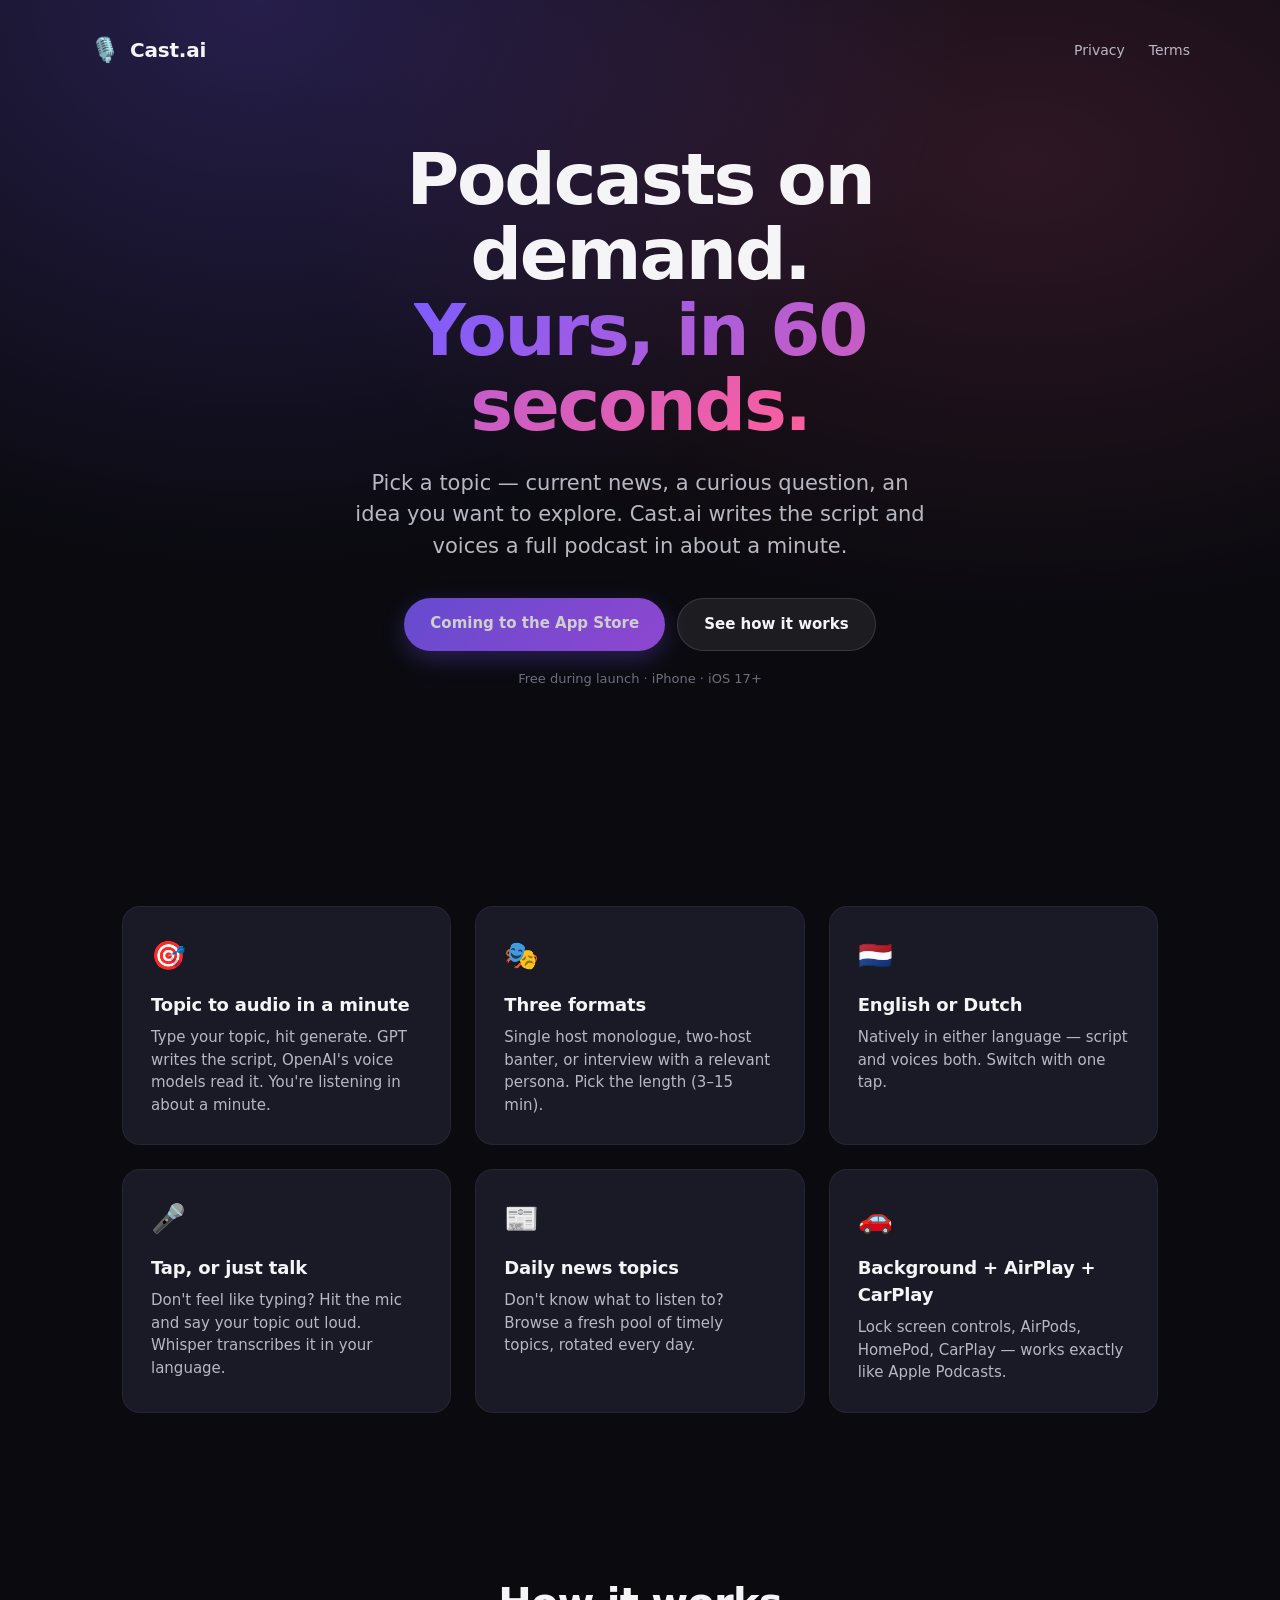
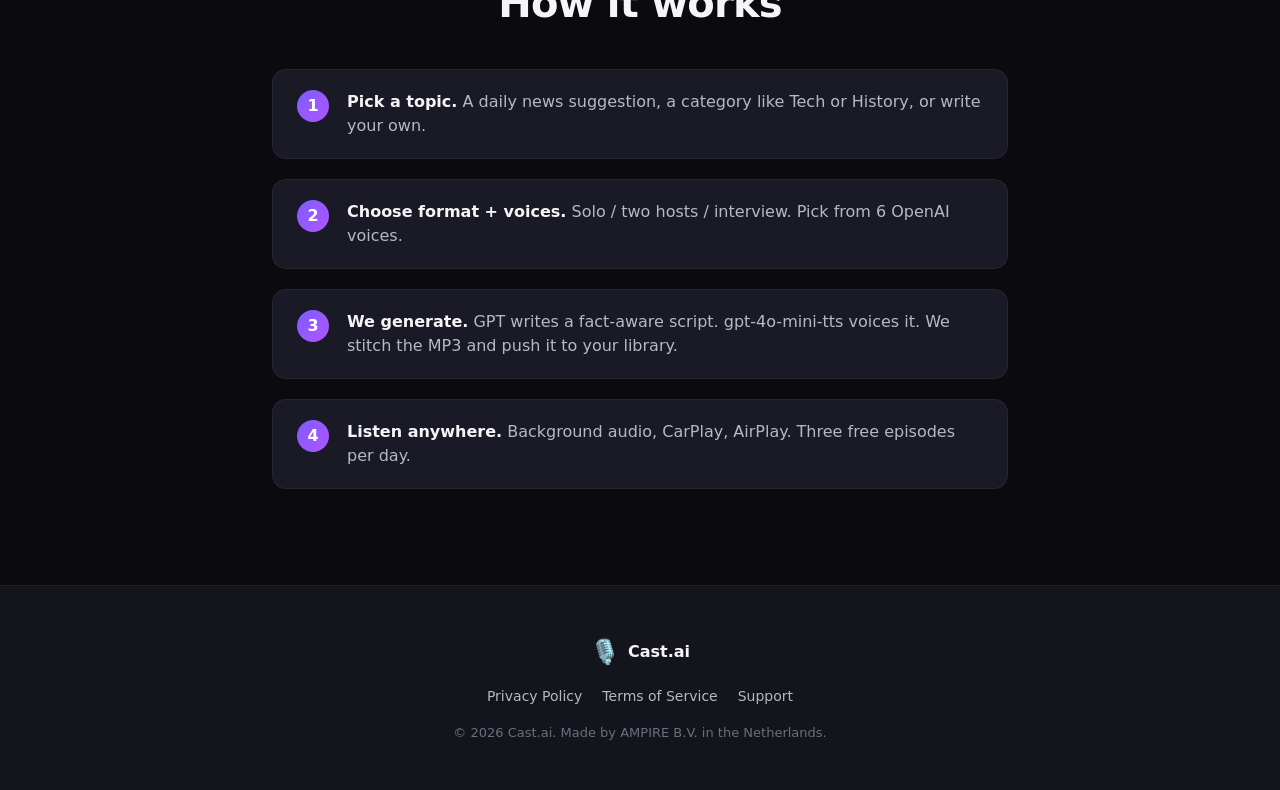
<file: index.html>
<!DOCTYPE html>
<html lang="en">
<head>
  <meta charset="UTF-8">
  <meta name="viewport" content="width=device-width, initial-scale=1.0">
  <title>Cast.ai — AI-generated podcasts on demand</title>
  <meta name="description" content="Pick a topic, get a podcast in 60 seconds. AI-written scripts, natural voices, in English or Dutch.">
  <meta property="og:title" content="Cast.ai — AI-generated podcasts on demand">
  <meta property="og:description" content="Pick a topic, get a podcast in 60 seconds.">
  <meta property="og:type" content="website">
  <link rel="stylesheet" href="styles.css">
</head>
<body>
  <header class="hero">
    <nav>
      <div class="brand">
        <span class="logo">🎙️</span>
        <span class="brand-name">Cast.ai</span>
      </div>
      <div class="nav-links">
        <a href="privacy.html">Privacy</a>
        <a href="terms.html">Terms</a>
      </div>
    </nav>

    <div class="hero-content">
      <h1>Podcasts on demand.<br><span class="gradient">Yours, in 60 seconds.</span></h1>
      <p class="tagline">
        Pick a topic — current news, a curious question, an idea you want to explore.
        Cast.ai writes the script and voices a full podcast in about a minute.
      </p>
      <div class="cta-row">
        <a class="cta-primary" href="#" aria-disabled="true">Coming to the App Store</a>
        <a class="cta-secondary" href="#features">See how it works</a>
      </div>
      <p class="tagline-small">Free during launch · iPhone · iOS 17+</p>
    </div>
  </header>

  <section id="features" class="features">
    <div class="feature">
      <div class="feature-icon">🎯</div>
      <h3>Topic to audio in a minute</h3>
      <p>Type your topic, hit generate. GPT writes the script, OpenAI's voice models read it. You're listening in about a minute.</p>
    </div>
    <div class="feature">
      <div class="feature-icon">🎭</div>
      <h3>Three formats</h3>
      <p>Single host monologue, two-host banter, or interview with a relevant persona. Pick the length (3–15 min).</p>
    </div>
    <div class="feature">
      <div class="feature-icon">🇳🇱</div>
      <h3>English or Dutch</h3>
      <p>Natively in either language — script and voices both. Switch with one tap.</p>
    </div>
    <div class="feature">
      <div class="feature-icon">🎤</div>
      <h3>Tap, or just talk</h3>
      <p>Don't feel like typing? Hit the mic and say your topic out loud. Whisper transcribes it in your language.</p>
    </div>
    <div class="feature">
      <div class="feature-icon">📰</div>
      <h3>Daily news topics</h3>
      <p>Don't know what to listen to? Browse a fresh pool of timely topics, rotated every day.</p>
    </div>
    <div class="feature">
      <div class="feature-icon">🚗</div>
      <h3>Background + AirPlay + CarPlay</h3>
      <p>Lock screen controls, AirPods, HomePod, CarPlay — works exactly like Apple Podcasts.</p>
    </div>
  </section>

  <section class="how-it-works">
    <h2>How it works</h2>
    <ol>
      <li><span class="step-num">1</span><div><strong>Pick a topic.</strong> A daily news suggestion, a category like Tech or History, or write your own.</div></li>
      <li><span class="step-num">2</span><div><strong>Choose format + voices.</strong> Solo / two hosts / interview. Pick from 6 OpenAI voices.</div></li>
      <li><span class="step-num">3</span><div><strong>We generate.</strong> GPT writes a fact-aware script. gpt-4o-mini-tts voices it. We stitch the MP3 and push it to your library.</div></li>
      <li><span class="step-num">4</span><div><strong>Listen anywhere.</strong> Background audio, CarPlay, AirPlay. Three free episodes per day.</div></li>
    </ol>
  </section>

  <footer>
    <div class="footer-brand">
      <span class="logo">🎙️</span> Cast.ai
    </div>
    <div class="footer-links">
      <a href="privacy.html">Privacy Policy</a>
      <a href="terms.html">Terms of Service</a>
      <a href="mailto:info@ampire.co">Support</a>
    </div>
    <p class="footer-copy">© 2026 Cast.ai. Made by AMPIRE B.V. in the Netherlands.</p>
  </footer>
</body>
</html>
</file>
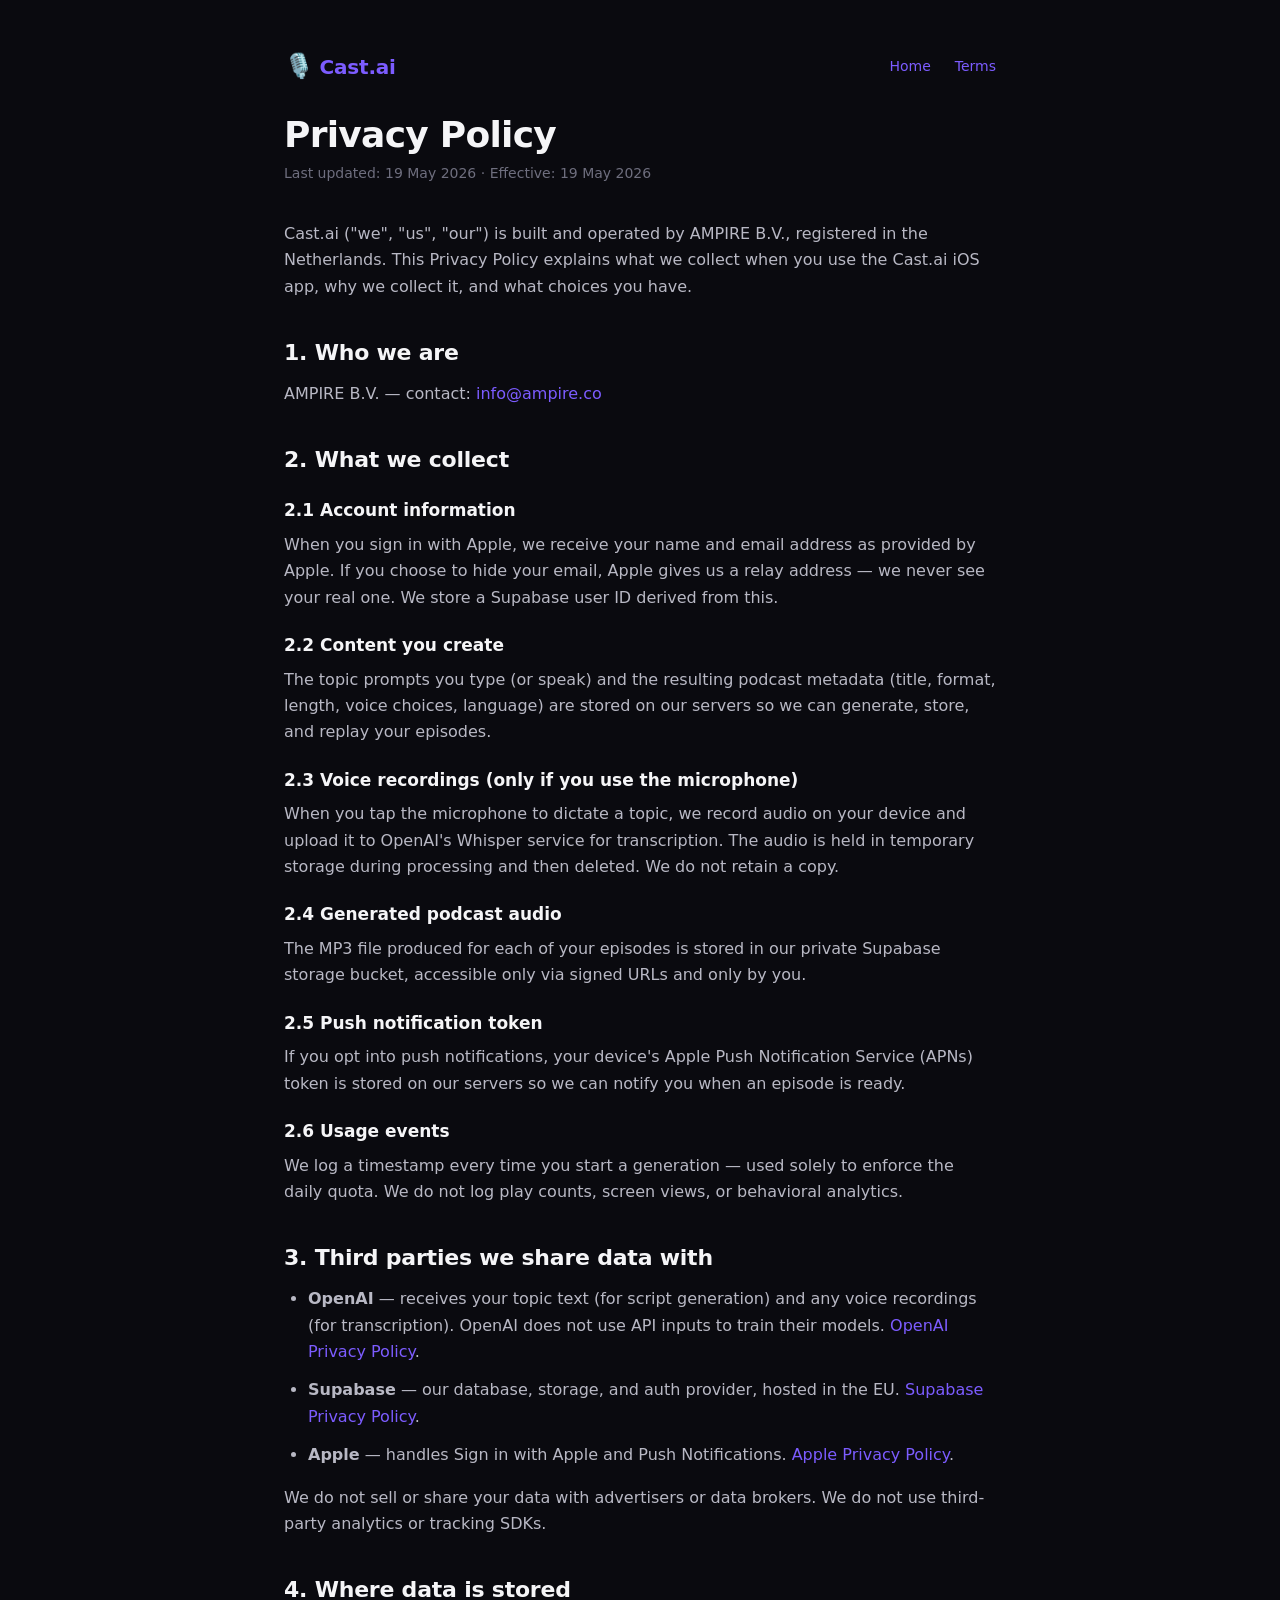
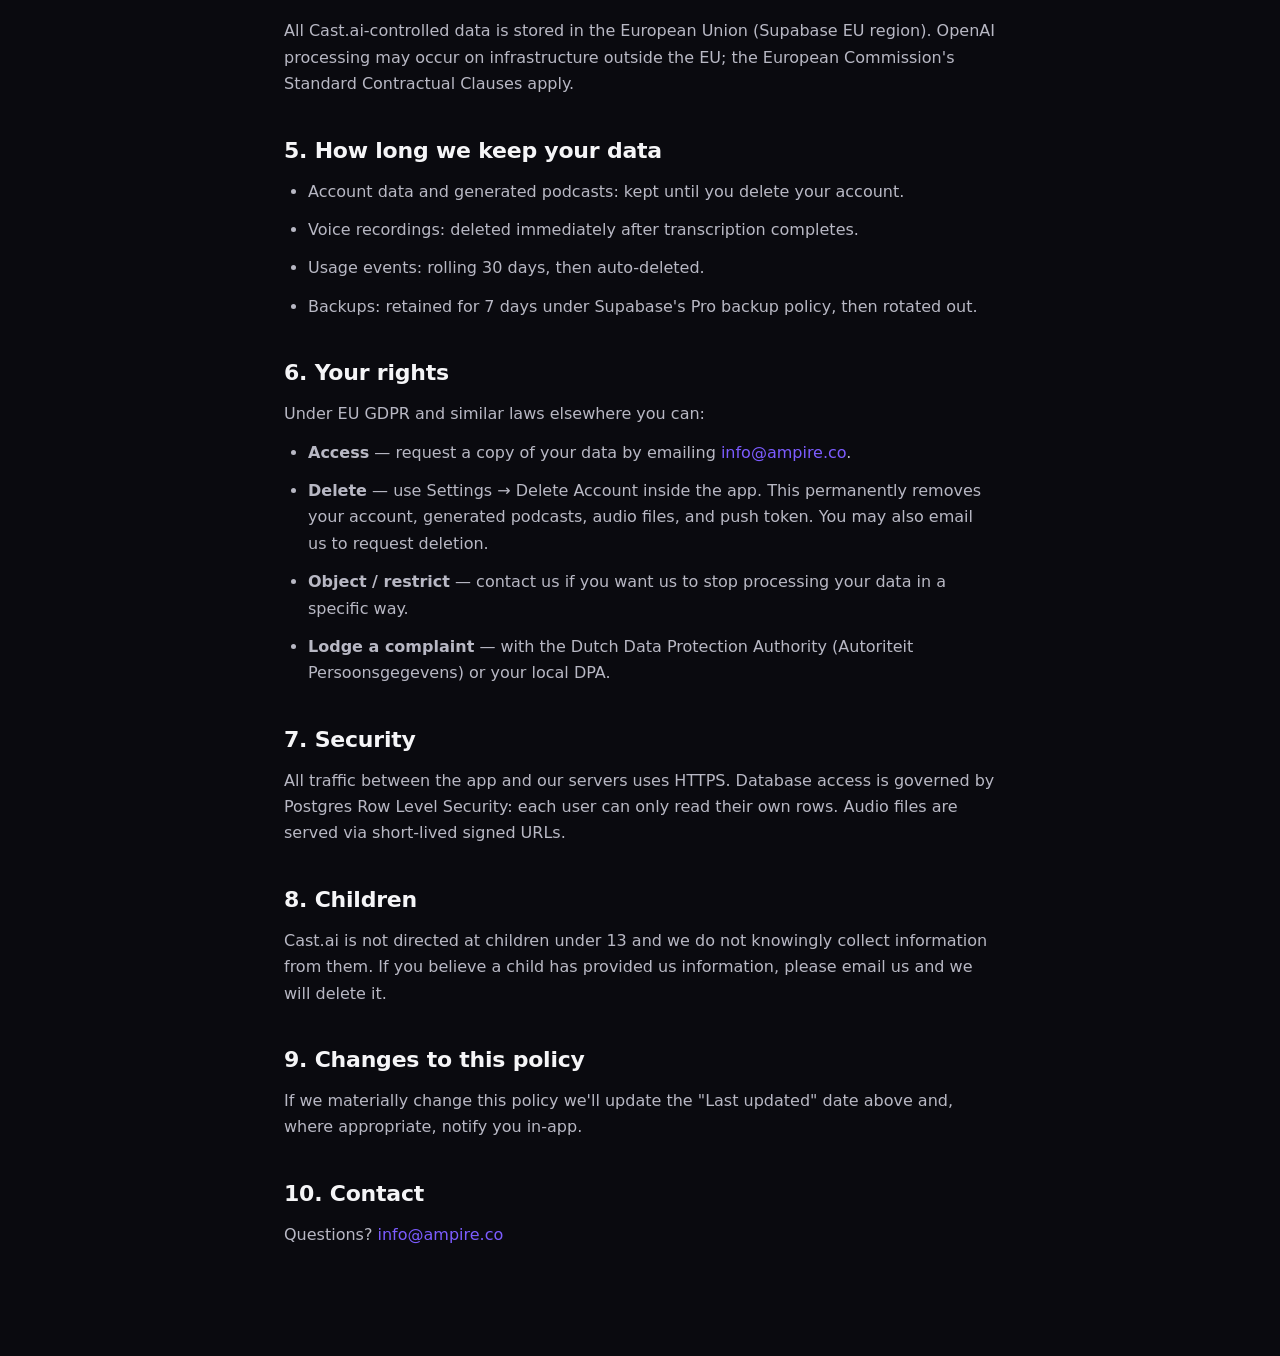
<file: privacy.html>
<!DOCTYPE html>
<html lang="en">
<head>
  <meta charset="UTF-8">
  <meta name="viewport" content="width=device-width, initial-scale=1.0">
  <title>Privacy Policy — Cast.ai</title>
  <link rel="stylesheet" href="styles.css">
</head>
<body>
  <div class="legal">
    <nav>
      <div class="brand"><a href="index.html"><span class="logo">🎙️</span> <span class="brand-name">Cast.ai</span></a></div>
      <div class="nav-links"><a href="index.html">Home</a><a href="terms.html">Terms</a></div>
    </nav>

    <h1>Privacy Policy</h1>
    <p class="updated">Last updated: 19 May 2026 · Effective: 19 May 2026</p>

    <p>Cast.ai ("we", "us", "our") is built and operated by AMPIRE B.V., registered in the Netherlands. This Privacy Policy explains what we collect when you use the Cast.ai iOS app, why we collect it, and what choices you have.</p>

    <h2>1. Who we are</h2>
    <p>AMPIRE B.V. — contact: <a href="mailto:info@ampire.co">info@ampire.co</a></p>

    <h2>2. What we collect</h2>

    <h3>2.1 Account information</h3>
    <p>When you sign in with Apple, we receive your name and email address as provided by Apple. If you choose to hide your email, Apple gives us a relay address — we never see your real one. We store a Supabase user ID derived from this.</p>

    <h3>2.2 Content you create</h3>
    <p>The topic prompts you type (or speak) and the resulting podcast metadata (title, format, length, voice choices, language) are stored on our servers so we can generate, store, and replay your episodes.</p>

    <h3>2.3 Voice recordings (only if you use the microphone)</h3>
    <p>When you tap the microphone to dictate a topic, we record audio on your device and upload it to OpenAI's Whisper service for transcription. The audio is held in temporary storage during processing and then deleted. We do not retain a copy.</p>

    <h3>2.4 Generated podcast audio</h3>
    <p>The MP3 file produced for each of your episodes is stored in our private Supabase storage bucket, accessible only via signed URLs and only by you.</p>

    <h3>2.5 Push notification token</h3>
    <p>If you opt into push notifications, your device's Apple Push Notification Service (APNs) token is stored on our servers so we can notify you when an episode is ready.</p>

    <h3>2.6 Usage events</h3>
    <p>We log a timestamp every time you start a generation — used solely to enforce the daily quota. We do not log play counts, screen views, or behavioral analytics.</p>

    <h2>3. Third parties we share data with</h2>
    <ul>
      <li><strong>OpenAI</strong> — receives your topic text (for script generation) and any voice recordings (for transcription). OpenAI does not use API inputs to train their models. <a href="https://openai.com/policies/privacy-policy" target="_blank" rel="noopener">OpenAI Privacy Policy</a>.</li>
      <li><strong>Supabase</strong> — our database, storage, and auth provider, hosted in the EU. <a href="https://supabase.com/privacy" target="_blank" rel="noopener">Supabase Privacy Policy</a>.</li>
      <li><strong>Apple</strong> — handles Sign in with Apple and Push Notifications. <a href="https://www.apple.com/legal/privacy/" target="_blank" rel="noopener">Apple Privacy Policy</a>.</li>
    </ul>
    <p>We do not sell or share your data with advertisers or data brokers. We do not use third-party analytics or tracking SDKs.</p>

    <h2>4. Where data is stored</h2>
    <p>All Cast.ai-controlled data is stored in the European Union (Supabase EU region). OpenAI processing may occur on infrastructure outside the EU; the European Commission's Standard Contractual Clauses apply.</p>

    <h2>5. How long we keep your data</h2>
    <ul>
      <li>Account data and generated podcasts: kept until you delete your account.</li>
      <li>Voice recordings: deleted immediately after transcription completes.</li>
      <li>Usage events: rolling 30 days, then auto-deleted.</li>
      <li>Backups: retained for 7 days under Supabase's Pro backup policy, then rotated out.</li>
    </ul>

    <h2>6. Your rights</h2>
    <p>Under EU GDPR and similar laws elsewhere you can:</p>
    <ul>
      <li><strong>Access</strong> — request a copy of your data by emailing <a href="mailto:info@ampire.co">info@ampire.co</a>.</li>
      <li><strong>Delete</strong> — use Settings → Delete Account inside the app. This permanently removes your account, generated podcasts, audio files, and push token. You may also email us to request deletion.</li>
      <li><strong>Object / restrict</strong> — contact us if you want us to stop processing your data in a specific way.</li>
      <li><strong>Lodge a complaint</strong> — with the Dutch Data Protection Authority (Autoriteit Persoonsgegevens) or your local DPA.</li>
    </ul>

    <h2>7. Security</h2>
    <p>All traffic between the app and our servers uses HTTPS. Database access is governed by Postgres Row Level Security: each user can only read their own rows. Audio files are served via short-lived signed URLs.</p>

    <h2>8. Children</h2>
    <p>Cast.ai is not directed at children under 13 and we do not knowingly collect information from them. If you believe a child has provided us information, please email us and we will delete it.</p>

    <h2>9. Changes to this policy</h2>
    <p>If we materially change this policy we'll update the "Last updated" date above and, where appropriate, notify you in-app.</p>

    <h2>10. Contact</h2>
    <p>Questions? <a href="mailto:info@ampire.co">info@ampire.co</a></p>
  </div>
</body>
</html>
</file>
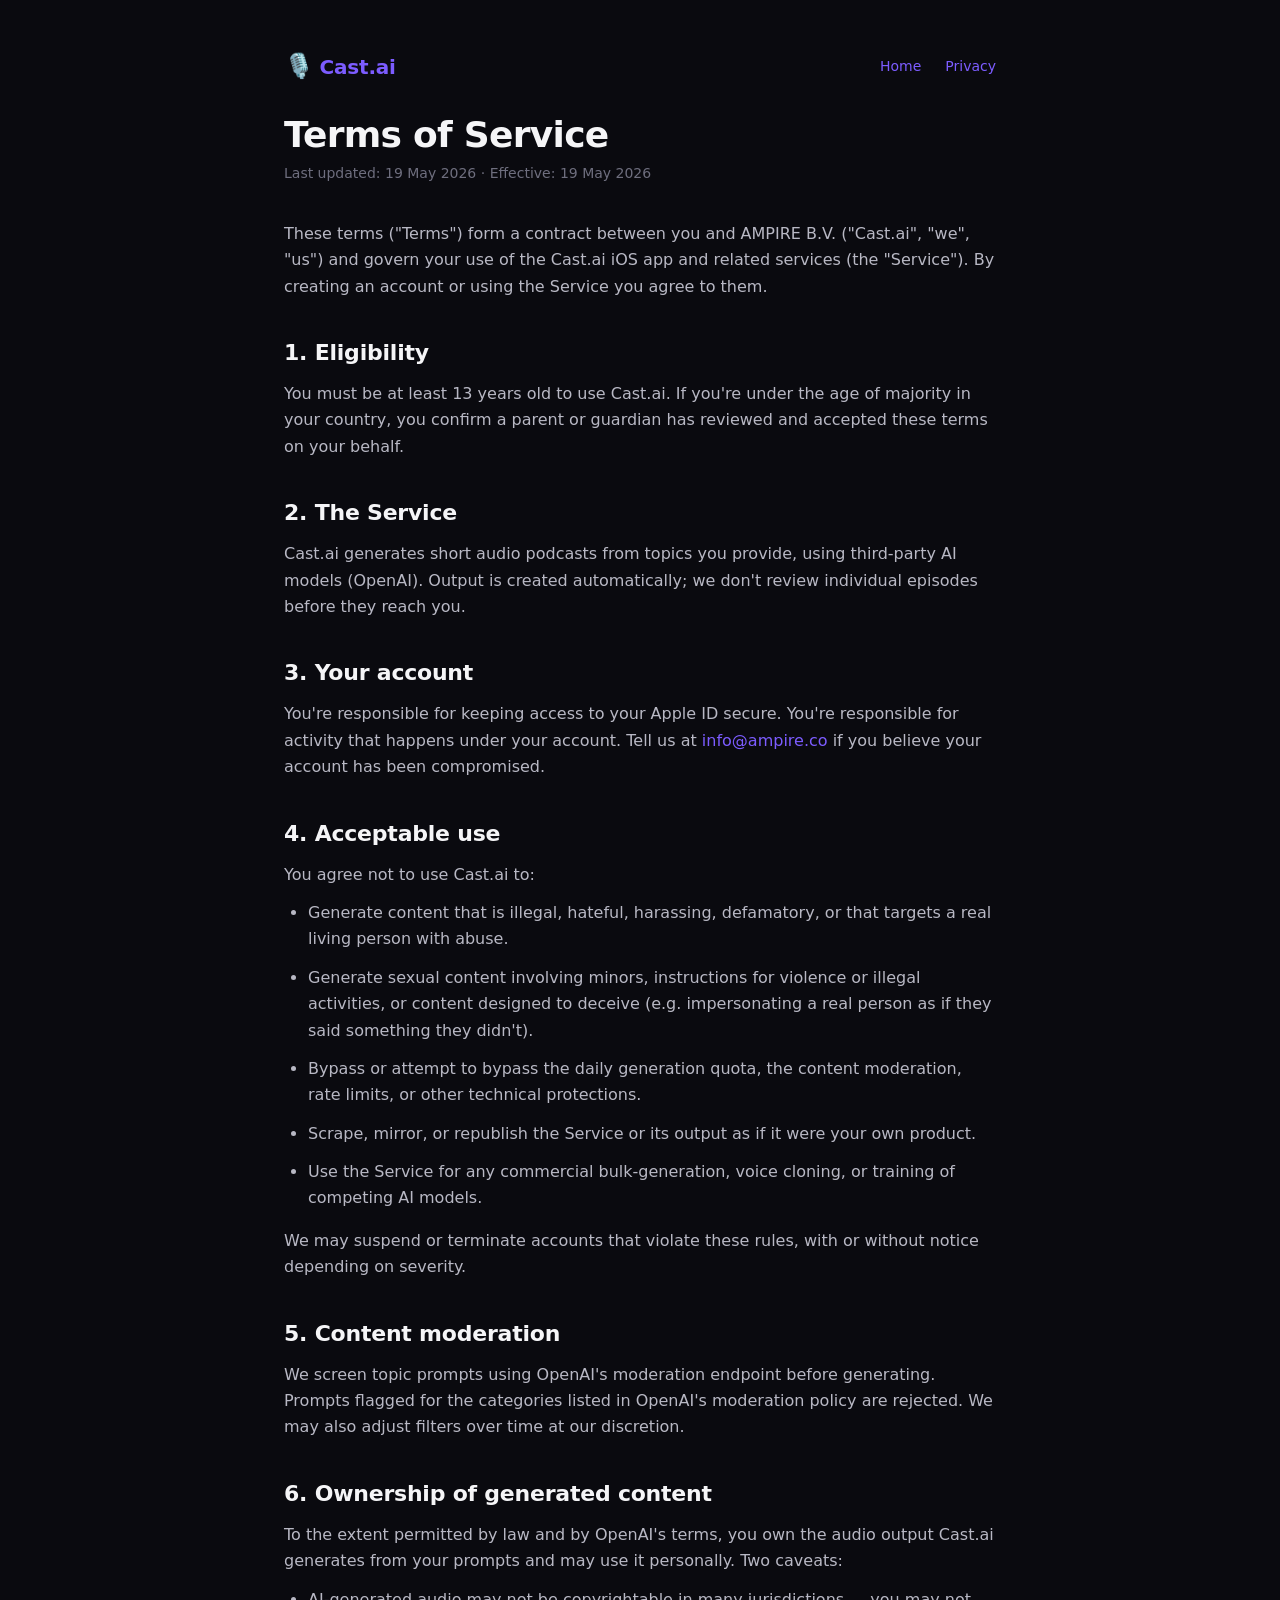
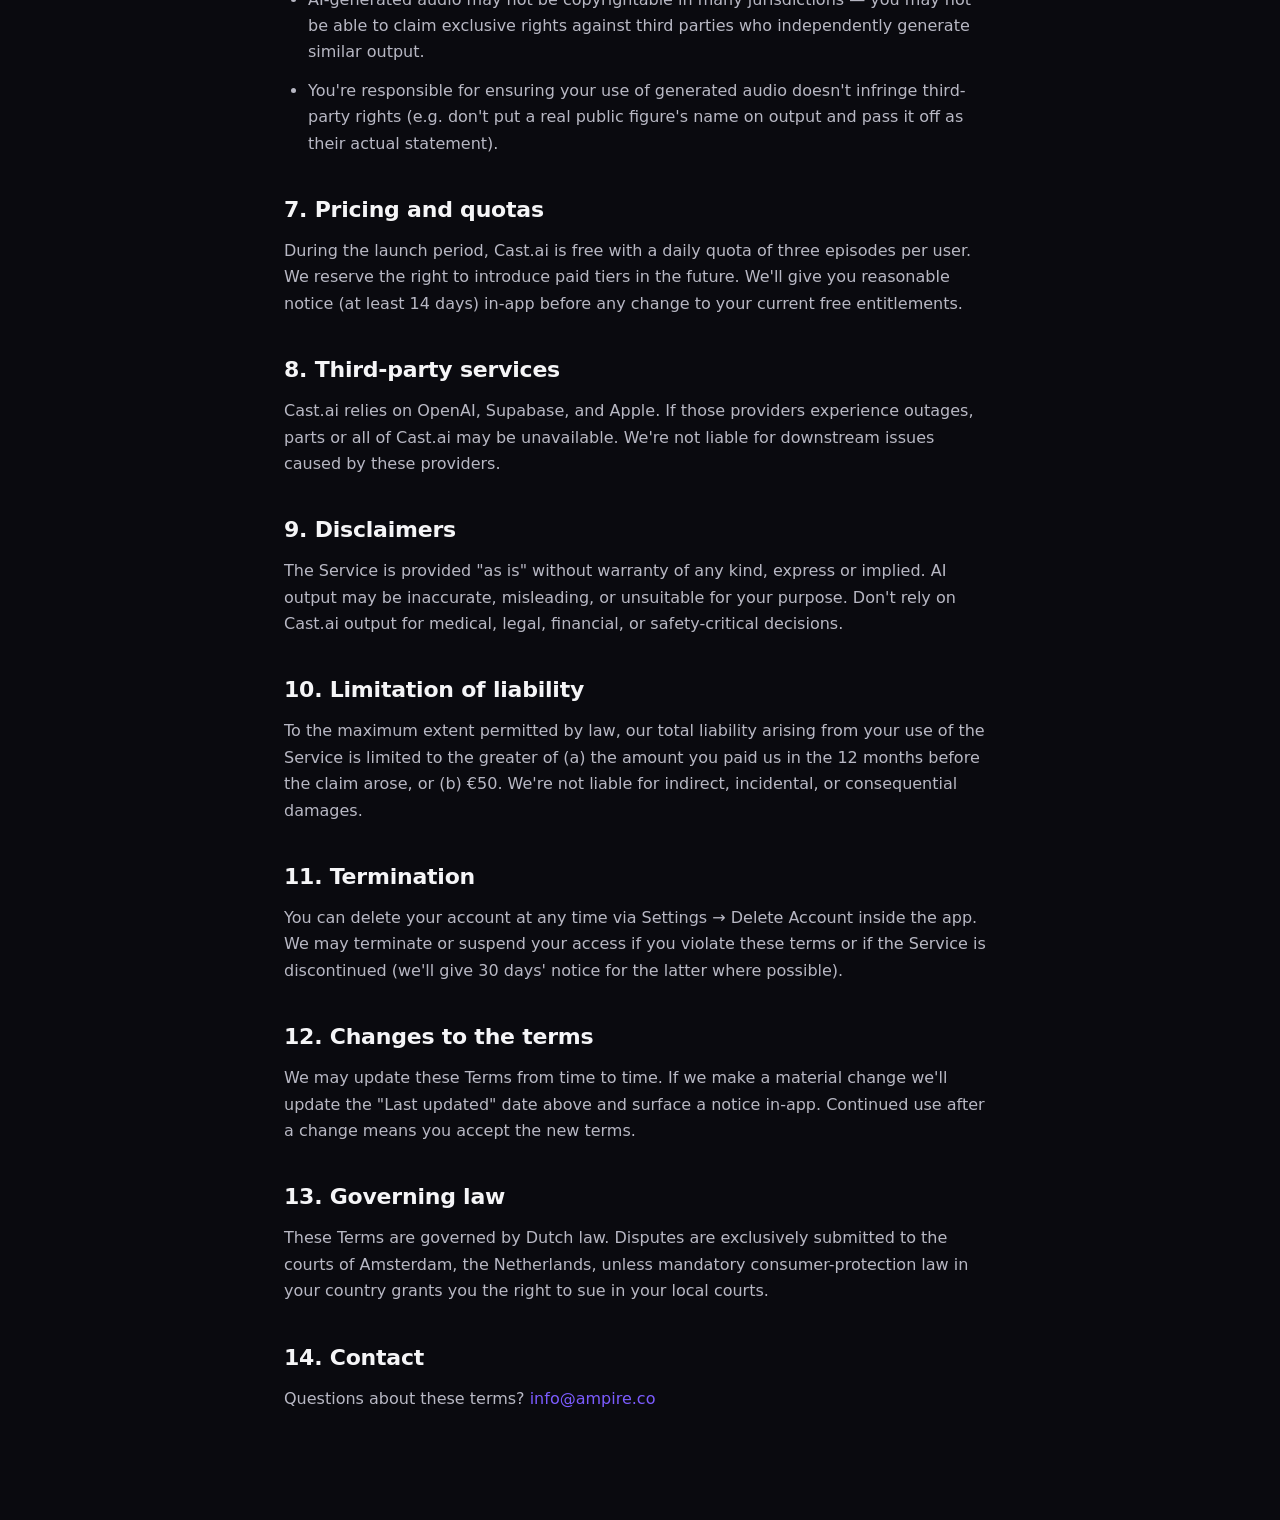
<file: terms.html>
<!DOCTYPE html>
<html lang="en">
<head>
  <meta charset="UTF-8">
  <meta name="viewport" content="width=device-width, initial-scale=1.0">
  <title>Terms of Service — Cast.ai</title>
  <link rel="stylesheet" href="styles.css">
</head>
<body>
  <div class="legal">
    <nav>
      <div class="brand"><a href="index.html"><span class="logo">🎙️</span> <span class="brand-name">Cast.ai</span></a></div>
      <div class="nav-links"><a href="index.html">Home</a><a href="privacy.html">Privacy</a></div>
    </nav>

    <h1>Terms of Service</h1>
    <p class="updated">Last updated: 19 May 2026 · Effective: 19 May 2026</p>

    <p>These terms ("Terms") form a contract between you and AMPIRE B.V. ("Cast.ai", "we", "us") and govern your use of the Cast.ai iOS app and related services (the "Service"). By creating an account or using the Service you agree to them.</p>

    <h2>1. Eligibility</h2>
    <p>You must be at least 13 years old to use Cast.ai. If you're under the age of majority in your country, you confirm a parent or guardian has reviewed and accepted these terms on your behalf.</p>

    <h2>2. The Service</h2>
    <p>Cast.ai generates short audio podcasts from topics you provide, using third-party AI models (OpenAI). Output is created automatically; we don't review individual episodes before they reach you.</p>

    <h2>3. Your account</h2>
    <p>You're responsible for keeping access to your Apple ID secure. You're responsible for activity that happens under your account. Tell us at <a href="mailto:info@ampire.co">info@ampire.co</a> if you believe your account has been compromised.</p>

    <h2>4. Acceptable use</h2>
    <p>You agree not to use Cast.ai to:</p>
    <ul>
      <li>Generate content that is illegal, hateful, harassing, defamatory, or that targets a real living person with abuse.</li>
      <li>Generate sexual content involving minors, instructions for violence or illegal activities, or content designed to deceive (e.g. impersonating a real person as if they said something they didn't).</li>
      <li>Bypass or attempt to bypass the daily generation quota, the content moderation, rate limits, or other technical protections.</li>
      <li>Scrape, mirror, or republish the Service or its output as if it were your own product.</li>
      <li>Use the Service for any commercial bulk-generation, voice cloning, or training of competing AI models.</li>
    </ul>
    <p>We may suspend or terminate accounts that violate these rules, with or without notice depending on severity.</p>

    <h2>5. Content moderation</h2>
    <p>We screen topic prompts using OpenAI's moderation endpoint before generating. Prompts flagged for the categories listed in OpenAI's moderation policy are rejected. We may also adjust filters over time at our discretion.</p>

    <h2>6. Ownership of generated content</h2>
    <p>To the extent permitted by law and by OpenAI's terms, you own the audio output Cast.ai generates from your prompts and may use it personally. Two caveats:</p>
    <ul>
      <li>AI-generated audio may not be copyrightable in many jurisdictions — you may not be able to claim exclusive rights against third parties who independently generate similar output.</li>
      <li>You're responsible for ensuring your use of generated audio doesn't infringe third-party rights (e.g. don't put a real public figure's name on output and pass it off as their actual statement).</li>
    </ul>

    <h2>7. Pricing and quotas</h2>
    <p>During the launch period, Cast.ai is free with a daily quota of three episodes per user. We reserve the right to introduce paid tiers in the future. We'll give you reasonable notice (at least 14 days) in-app before any change to your current free entitlements.</p>

    <h2>8. Third-party services</h2>
    <p>Cast.ai relies on OpenAI, Supabase, and Apple. If those providers experience outages, parts or all of Cast.ai may be unavailable. We're not liable for downstream issues caused by these providers.</p>

    <h2>9. Disclaimers</h2>
    <p>The Service is provided "as is" without warranty of any kind, express or implied. AI output may be inaccurate, misleading, or unsuitable for your purpose. Don't rely on Cast.ai output for medical, legal, financial, or safety-critical decisions.</p>

    <h2>10. Limitation of liability</h2>
    <p>To the maximum extent permitted by law, our total liability arising from your use of the Service is limited to the greater of (a) the amount you paid us in the 12 months before the claim arose, or (b) €50. We're not liable for indirect, incidental, or consequential damages.</p>

    <h2>11. Termination</h2>
    <p>You can delete your account at any time via Settings → Delete Account inside the app. We may terminate or suspend your access if you violate these terms or if the Service is discontinued (we'll give 30 days' notice for the latter where possible).</p>

    <h2>12. Changes to the terms</h2>
    <p>We may update these Terms from time to time. If we make a material change we'll update the "Last updated" date above and surface a notice in-app. Continued use after a change means you accept the new terms.</p>

    <h2>13. Governing law</h2>
    <p>These Terms are governed by Dutch law. Disputes are exclusively submitted to the courts of Amsterdam, the Netherlands, unless mandatory consumer-protection law in your country grants you the right to sue in your local courts.</p>

    <h2>14. Contact</h2>
    <p>Questions about these terms? <a href="mailto:info@ampire.co">info@ampire.co</a></p>
  </div>
</body>
</html>
</file>
<file: styles.css>
:root {
  --bg: #0a0a0f;
  --bg-elev: #14141d;
  --surface: #1a1a26;
  --text: #f5f5f7;
  --text-2: #b8b8c4;
  --text-3: #6e6e7e;
  --accent: #7c5cff;
  --accent-2: #b056ff;
  --pink: #ff5e9c;
  --max-width: 1100px;
}

* { box-sizing: border-box; margin: 0; padding: 0; }

html, body {
  font-family: -apple-system, BlinkMacSystemFont, "SF Pro Display", "Segoe UI", system-ui, sans-serif;
  background: var(--bg);
  color: var(--text);
  -webkit-font-smoothing: antialiased;
  line-height: 1.5;
}

a { color: var(--accent); text-decoration: none; }
a:hover { color: var(--accent-2); }

.hero {
  min-height: 90vh;
  padding: 24px 32px 80px;
  background:
    radial-gradient(ellipse at 20% 0%, rgba(124, 92, 255, 0.25) 0%, transparent 50%),
    radial-gradient(ellipse at 80% 20%, rgba(255, 94, 156, 0.15) 0%, transparent 50%),
    var(--bg);
  display: flex;
  flex-direction: column;
}

nav {
  display: flex;
  justify-content: space-between;
  align-items: center;
  max-width: var(--max-width);
  width: 100%;
  margin: 0 auto;
  padding: 8px 0 32px;
}

.brand { display: flex; align-items: center; gap: 10px; font-weight: 700; }
.brand-name { font-size: 20px; letter-spacing: -0.01em; }
.logo { font-size: 24px; }

.nav-links { display: flex; gap: 24px; }
.nav-links a { color: var(--text-2); font-weight: 500; font-size: 14px; }
.nav-links a:hover { color: var(--text); }

.hero-content {
  max-width: 760px;
  margin: auto;
  text-align: center;
  padding: 40px 0;
}

h1 {
  font-size: clamp(40px, 7vw, 72px);
  line-height: 1.05;
  letter-spacing: -0.03em;
  font-weight: 800;
  margin-bottom: 24px;
}

.gradient {
  background: linear-gradient(135deg, var(--accent), var(--pink));
  -webkit-background-clip: text;
  -webkit-text-fill-color: transparent;
  background-clip: text;
}

.tagline {
  font-size: clamp(17px, 2vw, 21px);
  color: var(--text-2);
  margin-bottom: 36px;
  max-width: 580px;
  margin-left: auto;
  margin-right: auto;
}

.tagline-small {
  font-size: 13px;
  color: var(--text-3);
  margin-top: 18px;
}

.cta-row {
  display: flex;
  gap: 12px;
  justify-content: center;
  flex-wrap: wrap;
}

.cta-primary, .cta-secondary {
  display: inline-block;
  padding: 14px 26px;
  border-radius: 100px;
  font-weight: 600;
  font-size: 15px;
  transition: transform 0.15s ease, opacity 0.15s ease;
}

.cta-primary {
  background: linear-gradient(135deg, var(--accent), var(--accent-2));
  color: white;
  box-shadow: 0 8px 24px rgba(124, 92, 255, 0.35);
}
.cta-primary[aria-disabled="true"] {
  opacity: 0.8;
  cursor: not-allowed;
}
.cta-primary:hover { transform: translateY(-2px); color: white; }

.cta-secondary {
  background: rgba(255, 255, 255, 0.08);
  color: var(--text);
  border: 1px solid rgba(255, 255, 255, 0.12);
}
.cta-secondary:hover { background: rgba(255, 255, 255, 0.12); color: var(--text); }

.features {
  max-width: var(--max-width);
  margin: 0 auto;
  padding: 96px 32px;
  display: grid;
  grid-template-columns: repeat(auto-fit, minmax(280px, 1fr));
  gap: 24px;
}

.feature {
  background: var(--surface);
  padding: 28px;
  border-radius: 18px;
  border: 1px solid rgba(255, 255, 255, 0.05);
}
.feature-icon { font-size: 28px; margin-bottom: 14px; }
.feature h3 { font-size: 18px; margin-bottom: 8px; letter-spacing: -0.01em; }
.feature p { color: var(--text-2); font-size: 15px; }

.how-it-works {
  max-width: 800px;
  margin: 0 auto;
  padding: 64px 32px 96px;
}
.how-it-works h2 {
  font-size: clamp(28px, 4vw, 40px);
  letter-spacing: -0.02em;
  margin-bottom: 36px;
  text-align: center;
}
.how-it-works ol { list-style: none; display: flex; flex-direction: column; gap: 20px; }
.how-it-works li {
  display: flex;
  gap: 18px;
  align-items: flex-start;
  background: var(--surface);
  padding: 20px 24px;
  border-radius: 14px;
  border: 1px solid rgba(255, 255, 255, 0.05);
}
.step-num {
  flex-shrink: 0;
  width: 32px;
  height: 32px;
  display: inline-flex;
  align-items: center;
  justify-content: center;
  border-radius: 50%;
  background: linear-gradient(135deg, var(--accent), var(--accent-2));
  font-weight: 700;
  color: white;
}
.how-it-works li div { color: var(--text-2); }
.how-it-works strong { color: var(--text); font-weight: 600; }

footer {
  border-top: 1px solid rgba(255, 255, 255, 0.05);
  padding: 48px 32px;
  text-align: center;
  background: var(--bg-elev);
}
.footer-brand { display: flex; justify-content: center; align-items: center; gap: 8px; font-weight: 700; margin-bottom: 16px; }
.footer-links { display: flex; gap: 20px; justify-content: center; margin-bottom: 16px; }
.footer-links a { color: var(--text-2); font-size: 14px; }
.footer-copy { color: var(--text-3); font-size: 13px; }

/* Legal pages */
.legal {
  max-width: 760px;
  margin: 0 auto;
  padding: 32px 24px 96px;
}
.legal nav { padding: 16px 0 32px; }
.legal h1 { font-size: 36px; margin-bottom: 8px; letter-spacing: -0.02em; }
.legal .updated { color: var(--text-3); font-size: 14px; margin-bottom: 36px; }
.legal h2 { font-size: 22px; margin: 36px 0 12px; letter-spacing: -0.01em; }
.legal h3 { font-size: 17px; margin: 22px 0 8px; color: var(--text); }
.legal p, .legal li { color: var(--text-2); font-size: 16px; margin-bottom: 12px; line-height: 1.65; }
.legal ul { margin: 0 0 16px 24px; }
.legal a { color: var(--accent); }
.legal code { background: var(--surface); padding: 2px 6px; border-radius: 4px; font-size: 14px; }
</file>
